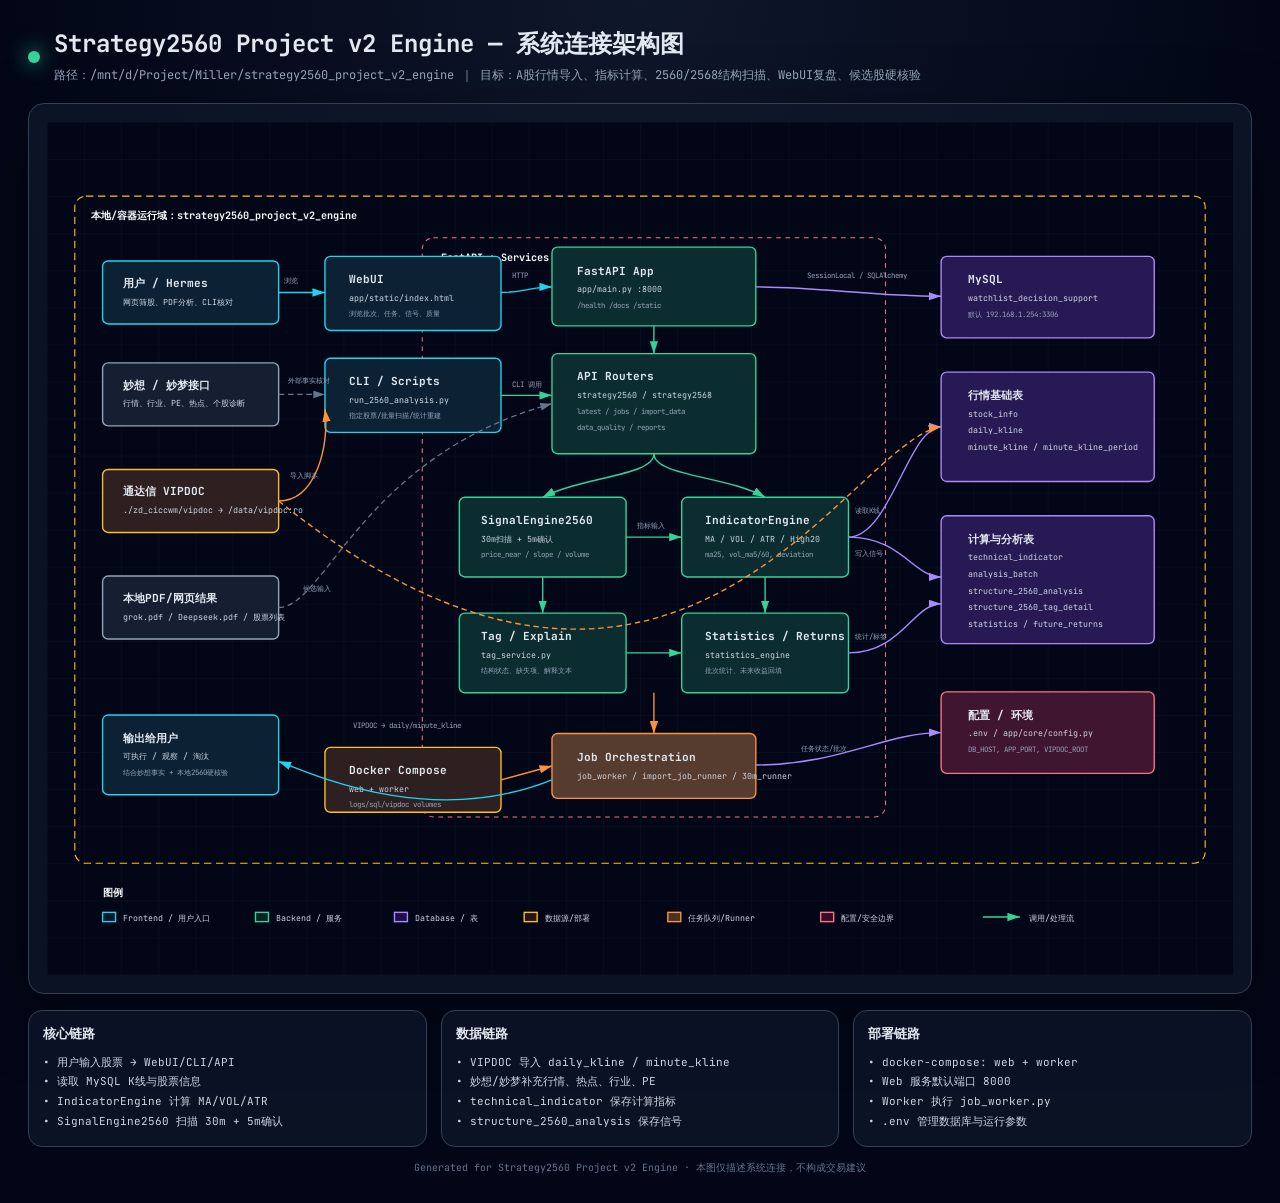
<file: system-connection-architecture.html>
<!doctype html>
<html lang="zh-CN">
<head>
<meta charset="utf-8" />
<meta name="viewport" content="width=device-width, initial-scale=1" />
<title>Strategy2560 系统连接架构图</title>
<style>
  @import url('https://fonts.googleapis.com/css2?family=JetBrains+Mono:wght@400;500;700&display=swap');
  :root{--bg:#020617;--panel:#0f172a;--text:#e2e8f0;--muted:#94a3b8;--grid:#1e293b;--cyan:#22d3ee;--emerald:#34d399;--violet:#a78bfa;--amber:#fbbf24;--rose:#fb7185;--orange:#fb923c;--slate:#94a3b8;}
  *{box-sizing:border-box} body{margin:0;background:radial-gradient(circle at top,#0f172a 0,#020617 48%);color:var(--text);font-family:'JetBrains Mono',monospace;padding:28px;}
  .wrap{max-width:1320px;margin:0 auto}.header{display:flex;align-items:center;gap:14px;margin-bottom:18px}.dot{width:12px;height:12px;border-radius:50%;background:var(--emerald);box-shadow:0 0 20px var(--emerald);animation:pulse 1.6s infinite}.title{font-size:24px;font-weight:700}.sub{color:var(--muted);font-size:12px;margin-top:6px;line-height:1.6}.card{background:rgba(15,23,42,.76);border:1px solid #334155;border-radius:16px;padding:18px;box-shadow:0 20px 70px rgba(0,0,0,.35)}
  svg{width:100%;height:auto;display:block}.label{font-size:12px;font-weight:700;fill:#e2e8f0}.sublabel{font-size:9px;fill:#cbd5e1}.tiny{font-size:8px;fill:#94a3b8}.section{font-size:11px;font-weight:700;fill:#f8fafc}.legend{font-size:9px;fill:#cbd5e1}.cards{display:grid;grid-template-columns:repeat(3,1fr);gap:14px;margin-top:16px}.info{background:rgba(15,23,42,.72);border:1px solid #334155;border-radius:14px;padding:14px}.info h3{font-size:13px;margin:0 0 10px}.info ul{margin:0;padding-left:0;list-style:none;color:#cbd5e1;font-size:11px;line-height:1.8}.footer{color:#64748b;font-size:10px;margin-top:14px;text-align:center}@keyframes pulse{0%,100%{opacity:.55;transform:scale(.9)}50%{opacity:1;transform:scale(1.15)}}
</style>
</head>
<body>
<div class="wrap">
  <div class="header"><div class="dot"></div><div><div class="title">Strategy2560 Project v2 Engine — 系统连接架构图</div><div class="sub">路径：/mnt/d/Project/Miller/strategy2560_project_v2_engine ｜ 目标：A股行情导入、指标计算、2560/2568结构扫描、WebUI复盘、候选股硬核验</div></div></div>
  <div class="card">
<svg viewBox="0 0 1280 920" xmlns="http://www.w3.org/2000/svg">
  <defs>
    <pattern id="grid" width="40" height="40" patternUnits="userSpaceOnUse"><path d="M 40 0 L 0 0 0 40" fill="none" stroke="#1e293b" stroke-width="0.5"/></pattern>
    <marker id="arrow" markerWidth="10" markerHeight="10" refX="9" refY="3" orient="auto" markerUnits="strokeWidth"><path d="M0,0 L0,6 L9,3 z" fill="#64748b"/></marker>
    <marker id="arrowCyan" markerWidth="10" markerHeight="10" refX="9" refY="3" orient="auto" markerUnits="strokeWidth"><path d="M0,0 L0,6 L9,3 z" fill="#22d3ee"/></marker>
    <marker id="arrowEmerald" markerWidth="10" markerHeight="10" refX="9" refY="3" orient="auto" markerUnits="strokeWidth"><path d="M0,0 L0,6 L9,3 z" fill="#34d399"/></marker>
    <marker id="arrowViolet" markerWidth="10" markerHeight="10" refX="9" refY="3" orient="auto" markerUnits="strokeWidth"><path d="M0,0 L0,6 L9,3 z" fill="#a78bfa"/></marker>
    <marker id="arrowOrange" markerWidth="10" markerHeight="10" refX="9" refY="3" orient="auto" markerUnits="strokeWidth"><path d="M0,0 L0,6 L9,3 z" fill="#fb923c"/></marker>
    <style>
      .boxbg{fill:#0f172a}.front{fill:rgba(8,51,68,.4);stroke:#22d3ee;stroke-width:1.5}.back{fill:rgba(6,78,59,.4);stroke:#34d399;stroke-width:1.5}.db{fill:rgba(76,29,149,.4);stroke:#a78bfa;stroke-width:1.5}.cloud{fill:rgba(120,53,15,.3);stroke:#fbbf24;stroke-width:1.5}.sec{fill:rgba(136,19,55,.4);stroke:#fb7185;stroke-width:1.5}.bus{fill:rgba(251,146,60,.3);stroke:#fb923c;stroke-width:1.5}.ext{fill:rgba(30,41,59,.5);stroke:#94a3b8;stroke-width:1.5}.line{fill:none;stroke:#64748b;stroke-width:1.4;marker-end:url(#arrow)}.cyanLine{fill:none;stroke:#22d3ee;stroke-width:1.5;marker-end:url(#arrowCyan)}.emeraldLine{fill:none;stroke:#34d399;stroke-width:1.5;marker-end:url(#arrowEmerald)}.violetLine{fill:none;stroke:#a78bfa;stroke-width:1.5;marker-end:url(#arrowViolet)}.orangeLine{fill:none;stroke:#fb923c;stroke-width:1.5;marker-end:url(#arrowOrange)}.dash{stroke-dasharray:6 4}.boundary{fill:none;stroke:#fbbf24;stroke-width:1.2;stroke-dasharray:8 5;rx:12}.boundary2{fill:none;stroke:#fb7185;stroke-width:1.1;stroke-dasharray:5 5;rx:12}
    </style>
  </defs>
  <rect width="1280" height="920" fill="#020617"/><rect width="1280" height="920" fill="url(#grid)" opacity=".8"/>

  <!-- boundaries -->
  <rect x="30" y="80" width="1220" height="720" class="boundary"/>
  <text x="48" y="105" class="section">本地/容器运行域：strategy2560_project_v2_engine</text>
  <rect x="405" y="125" width="500" height="625" class="boundary2"/>
  <text x="425" y="150" class="section">FastAPI + Services 业务域</text>

  <!-- external / user -->
  <rect x="60" y="150" width="190" height="68" rx="6" class="boxbg"/><rect x="60" y="150" width="190" height="68" rx="6" class="front"/>
  <text x="82" y="178" class="label">用户 / Hermes</text><text x="82" y="197" class="sublabel">网页筛股、PDF分析、CLI核对</text>

  <rect x="60" y="260" width="190" height="68" rx="6" class="boxbg"/><rect x="60" y="260" width="190" height="68" rx="6" class="ext"/>
  <text x="82" y="288" class="label">妙想 / 妙梦接口</text><text x="82" y="307" class="sublabel">行情、行业、PE、热点、个股诊断</text>

  <rect x="60" y="375" width="190" height="68" rx="6" class="boxbg"/><rect x="60" y="375" width="190" height="68" rx="6" class="cloud"/>
  <text x="82" y="403" class="label">通达信 VIPDOC</text><text x="82" y="422" class="sublabel">./zd_ciccwm/vipdoc → /data/vipdoc:ro</text>

  <rect x="60" y="490" width="190" height="68" rx="6" class="boxbg"/><rect x="60" y="490" width="190" height="68" rx="6" class="ext"/>
  <text x="82" y="518" class="label">本地PDF/网页结果</text><text x="82" y="537" class="sublabel">grok.pdf / Deepseek.pdf / 股票列表</text>

  <!-- web frontend -->
  <rect x="300" y="145" width="190" height="80" rx="6" class="boxbg"/><rect x="300" y="145" width="190" height="80" rx="6" class="front"/>
  <text x="326" y="174" class="label">WebUI</text><text x="326" y="193" class="sublabel">app/static/index.html</text><text x="326" y="209" class="tiny">浏览批次、任务、信号、质量</text>

  <rect x="300" y="255" width="190" height="80" rx="6" class="boxbg"/><rect x="300" y="255" width="190" height="80" rx="6" class="front"/>
  <text x="326" y="284" class="label">CLI / Scripts</text><text x="326" y="303" class="sublabel">run_2560_analysis.py</text><text x="326" y="319" class="tiny">指定股票/批量扫描/统计重建</text>

  <!-- api -->
  <rect x="545" y="135" width="220" height="85" rx="6" class="boxbg"/><rect x="545" y="135" width="220" height="85" rx="6" class="back"/>
  <text x="572" y="165" class="label">FastAPI App</text><text x="572" y="184" class="sublabel">app/main.py :8000</text><text x="572" y="201" class="tiny">/health /docs /static</text>

  <rect x="545" y="250" width="220" height="108" rx="6" class="boxbg"/><rect x="545" y="250" width="220" height="108" rx="6" class="back"/>
  <text x="572" y="279" class="label">API Routers</text><text x="572" y="298" class="sublabel">strategy2560 / strategy2568</text><text x="572" y="315" class="tiny">latest / jobs / import_data</text><text x="572" y="332" class="tiny">data_quality / reports</text>

  <!-- services -->
  <rect x="445" y="405" width="180" height="86" rx="6" class="boxbg"/><rect x="445" y="405" width="180" height="86" rx="6" class="back"/>
  <text x="468" y="434" class="label">SignalEngine2560</text><text x="468" y="453" class="sublabel">30m扫描 + 5m确认</text><text x="468" y="470" class="tiny">price_near / slope / volume</text>

  <rect x="685" y="405" width="180" height="86" rx="6" class="boxbg"/><rect x="685" y="405" width="180" height="86" rx="6" class="back"/>
  <text x="710" y="434" class="label">IndicatorEngine</text><text x="710" y="453" class="sublabel">MA / VOL / ATR / High20</text><text x="710" y="470" class="tiny">ma25, vol_ma5/60, deviation</text>

  <rect x="445" y="530" width="180" height="86" rx="6" class="boxbg"/><rect x="445" y="530" width="180" height="86" rx="6" class="back"/>
  <text x="468" y="559" class="label">Tag / Explain</text><text x="468" y="578" class="sublabel">tag_service.py</text><text x="468" y="595" class="tiny">结构状态、缺失项、解释文本</text>

  <rect x="685" y="530" width="180" height="86" rx="6" class="boxbg"/><rect x="685" y="530" width="180" height="86" rx="6" class="back"/>
  <text x="710" y="559" class="label">Statistics / Returns</text><text x="710" y="578" class="sublabel">statistics_engine</text><text x="710" y="595" class="tiny">批次统计、未来收益回填</text>

  <rect x="545" y="660" width="220" height="70" rx="6" class="boxbg"/><rect x="545" y="660" width="220" height="70" rx="6" class="bus"/>
  <text x="572" y="690" class="label">Job Orchestration</text><text x="572" y="709" class="sublabel">job_worker / import_job_runner / 30m_runner</text>

  <!-- database -->
  <rect x="965" y="145" width="230" height="88" rx="6" class="boxbg"/><rect x="965" y="145" width="230" height="88" rx="6" class="db"/>
  <text x="994" y="174" class="label">MySQL</text><text x="994" y="193" class="sublabel">watchlist_decision_support</text><text x="994" y="210" class="tiny">默认 192.168.1.254:3306</text>

  <rect x="965" y="270" width="230" height="118" rx="6" class="boxbg"/><rect x="965" y="270" width="230" height="118" rx="6" class="db"/>
  <text x="994" y="299" class="label">行情基础表</text><text x="994" y="318" class="sublabel">stock_info</text><text x="994" y="336" class="sublabel">daily_kline</text><text x="994" y="354" class="sublabel">minute_kline / minute_kline_period</text>

  <rect x="965" y="425" width="230" height="138" rx="6" class="boxbg"/><rect x="965" y="425" width="230" height="138" rx="6" class="db"/>
  <text x="994" y="454" class="label">计算与分析表</text><text x="994" y="473" class="sublabel">technical_indicator</text><text x="994" y="491" class="sublabel">analysis_batch</text><text x="994" y="509" class="sublabel">structure_2560_analysis</text><text x="994" y="527" class="sublabel">structure_2560_tag_detail</text><text x="994" y="545" class="sublabel">statistics / future_returns</text>

  <rect x="965" y="615" width="230" height="88" rx="6" class="boxbg"/><rect x="965" y="615" width="230" height="88" rx="6" class="sec"/>
  <text x="994" y="644" class="label">配置 / 环境</text><text x="994" y="663" class="sublabel">.env / app/core/config.py</text><text x="994" y="680" class="tiny">DB_HOST, APP_PORT, VIPDOC_ROOT</text>

  <!-- connections -->
  <path d="M250 184 C270 184 278 184 300 184" class="cyanLine"/><text x="256" y="174" class="tiny">浏览</text>
  <path d="M490 184 C515 184 522 178 545 178" class="cyanLine"/><text x="502" y="168" class="tiny">HTTP</text>
  <path d="M490 295 C515 295 522 295 545 295" class="emeraldLine"/><text x="502" y="286" class="tiny">CLI 调用</text>
  <path d="M655 220 L655 250" class="emeraldLine"/>
  <path d="M655 358 C655 382 580 382 535 405" class="emeraldLine"/>
  <path d="M655 358 C655 382 735 382 775 405" class="emeraldLine"/>
  <path d="M625 448 L685 448" class="emeraldLine"/><text x="637" y="438" class="tiny">指标输入</text>
  <path d="M535 491 L535 530" class="emeraldLine"/>
  <path d="M775 491 L775 530" class="emeraldLine"/>
  <path d="M625 573 L685 573" class="emeraldLine"/>
  <path d="M655 616 L655 660" class="orangeLine"/>
  <path d="M250 409 C290 409 305 350 300 310" class="orangeLine"/><text x="262" y="384" class="tiny">导入脚本</text>
  <path d="M250 294 C270 294 278 294 300 294" class="line dash"/><text x="260" y="282" class="tiny">外部事实核对</text>
  <path d="M250 524 C300 524 340 360 545 304" class="line dash"/><text x="276" y="506" class="tiny">候选输入</text>

  <!-- db flows -->
  <path d="M765 178 C835 178 890 188 965 188" class="violetLine"/><text x="820" y="168" class="tiny">SessionLocal / SQLAlchemy</text>
  <path d="M865 448 C910 448 930 329 965 329" class="violetLine"/><text x="872" y="422" class="tiny">读取K线</text>
  <path d="M865 448 C922 448 935 491 965 491" class="violetLine"/><text x="872" y="468" class="tiny">写入信号</text>
  <path d="M865 573 C922 573 935 520 965 520" class="violetLine"/><text x="872" y="558" class="tiny">统计/标签</text>
  <path d="M765 694 C855 694 905 659 965 659" class="violetLine"/><text x="814" y="679" class="tiny">任务状态/批次</text>
  <path d="M250 409 C680 755 865 345 965 329" class="orangeLine dash"/><text x="330" y="654" class="tiny">VIPDOC → daily/minute_kline</text>

  <!-- deployment note -->
  <rect x="300" y="675" width="190" height="70" rx="6" class="boxbg"/><rect x="300" y="675" width="190" height="70" rx="6" class="cloud"/>
  <text x="326" y="704" class="label">Docker Compose</text><text x="326" y="723" class="sublabel">web + worker</text><text x="326" y="739" class="tiny">logs/sql/vipdoc volumes</text>
  <path d="M490 710 L545 695" class="orangeLine"/>

  <!-- final output -->
  <rect x="60" y="640" width="190" height="86" rx="6" class="boxbg"/><rect x="60" y="640" width="190" height="86" rx="6" class="front"/>
  <text x="82" y="669" class="label">输出给用户</text><text x="82" y="688" class="sublabel">可执行 / 观察 / 淘汰</text><text x="82" y="705" class="tiny">结合妙想事实 + 本地2560硬核验</text>
  <path d="M545 710 C420 760 300 710 250 690" class="cyanLine"/>

  <!-- legend -->
  <g transform="translate(60 835)">
    <text x="0" y="0" class="section">图例</text>
    <rect x="0" y="18" width="14" height="10" class="front"/><text x="22" y="27" class="legend">Frontend / 用户入口</text>
    <rect x="165" y="18" width="14" height="10" class="back"/><text x="187" y="27" class="legend">Backend / 服务</text>
    <rect x="315" y="18" width="14" height="10" class="db"/><text x="337" y="27" class="legend">Database / 表</text>
    <rect x="455" y="18" width="14" height="10" class="cloud"/><text x="477" y="27" class="legend">数据源/部署</text>
    <rect x="610" y="18" width="14" height="10" class="bus"/><text x="632" y="27" class="legend">任务队列/Runner</text>
    <rect x="775" y="18" width="14" height="10" class="sec"/><text x="797" y="27" class="legend">配置/安全边界</text>
    <line x1="950" y1="23" x2="990" y2="23" class="emeraldLine"/><text x="1000" y="27" class="legend">调用/处理流</text>
  </g>
</svg>
  </div>
  <div class="cards">
    <div class="info"><h3>核心链路</h3><ul><li>• 用户输入股票 → WebUI/CLI/API</li><li>• 读取 MySQL K线与股票信息</li><li>• IndicatorEngine 计算 MA/VOL/ATR</li><li>• SignalEngine2560 扫描 30m + 5m确认</li></ul></div>
    <div class="info"><h3>数据链路</h3><ul><li>• VIPDOC 导入 daily_kline / minute_kline</li><li>• 妙想/妙梦补充行情、热点、行业、PE</li><li>• technical_indicator 保存计算指标</li><li>• structure_2560_analysis 保存信号</li></ul></div>
    <div class="info"><h3>部署链路</h3><ul><li>• docker-compose: web + worker</li><li>• Web 服务默认端口 8000</li><li>• Worker 执行 job_worker.py</li><li>• .env 管理数据库与运行参数</li></ul></div>
  </div>
  <div class="footer">Generated for Strategy2560 Project v2 Engine · 本图仅描述系统连接，不构成交易建议</div>
</div>
</body>
</html>
</file>
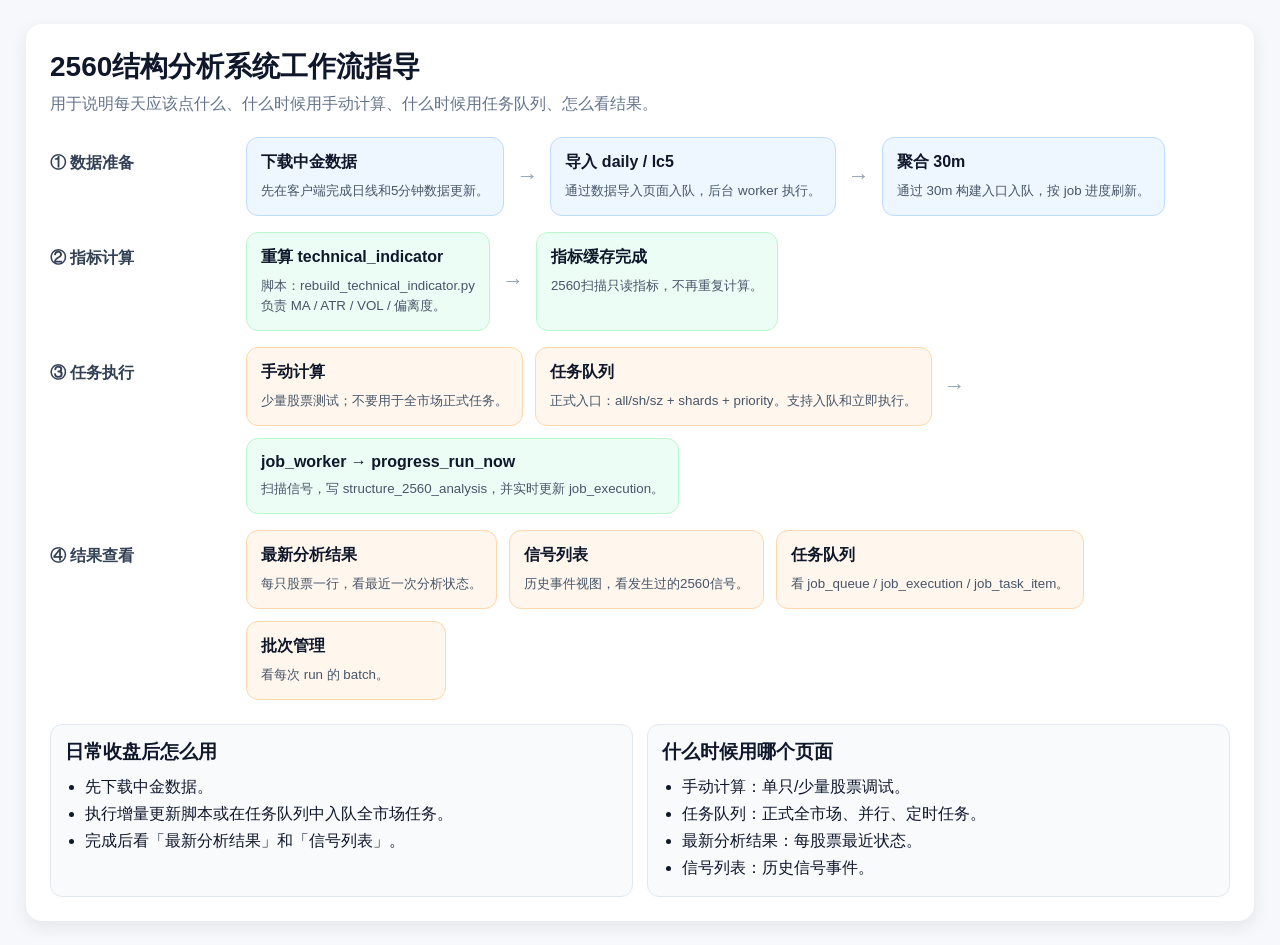
<file: app/static/strategy2560_workflow_guide.html>
<!doctype html>
<html lang="zh-CN">
<head>
<meta charset="utf-8" />
<title>2560工作流指导</title>
<style>
body{font-family:Arial,"Microsoft YaHei",sans-serif;background:#f6f8fb;color:#0f172a;margin:0;padding:24px}
.workflow{max-width:1180px;margin:auto;background:#fff;border-radius:16px;padding:24px;box-shadow:0 6px 18px rgba(15,23,42,.08)}
h1{margin:0 0 8px;font-size:28px}.sub{color:#64748b;margin-bottom:22px}.lane{display:grid;grid-template-columns:180px 1fr;gap:16px;margin:16px 0}.lane-title{font-weight:700;color:#334155;padding-top:16px}.steps{display:flex;gap:12px;flex-wrap:wrap}.step{min-width:170px;background:#eef6ff;border:1px solid #bfdbfe;border-radius:12px;padding:14px;position:relative}.step strong{display:block;margin-bottom:8px}.step small{color:#475569;line-height:1.5}.step.prod{background:#ecfdf5;border-color:#bbf7d0}.step.ui{background:#fff7ed;border-color:#fed7aa}.step.warn{background:#fff1f2;border-color:#fecdd3}.arrow{align-self:center;font-size:22px;color:#94a3b8}.legend{margin-top:24px;display:grid;grid-template-columns:repeat(2,minmax(0,1fr));gap:14px}.card{border:1px solid #e2e8f0;border-radius:12px;padding:14px;background:#f8fafc}.card h3{margin:0 0 8px}.card ul{margin:8px 0 0;padding-left:20px;line-height:1.7}
</style>
</head>
<body>
<div class="workflow">
<h1>2560结构分析系统工作流指导</h1>
<div class="sub">用于说明每天应该点什么、什么时候用手动计算、什么时候用任务队列、怎么看结果。</div>
<div class="lane"><div class="lane-title">① 数据准备</div><div class="steps"><div class="step"><strong>下载中金数据</strong><small>先在客户端完成日线和5分钟数据更新。</small></div><div class="arrow">→</div><div class="step"><strong>导入 daily / lc5</strong><small>通过数据导入页面入队，后台 worker 执行。</small></div><div class="arrow">→</div><div class="step"><strong>聚合 30m</strong><small>通过 30m 构建入口入队，按 job 进度刷新。</small></div></div></div>
<div class="lane"><div class="lane-title">② 指标计算</div><div class="steps"><div class="step prod"><strong>重算 technical_indicator</strong><small>脚本：rebuild_technical_indicator.py<br>负责 MA / ATR / VOL / 偏离度。</small></div><div class="arrow">→</div><div class="step prod"><strong>指标缓存完成</strong><small>2560扫描只读指标，不再重复计算。</small></div></div></div>
<div class="lane"><div class="lane-title">③ 任务执行</div><div class="steps"><div class="step ui"><strong>手动计算</strong><small>少量股票测试；不要用于全市场正式任务。</small></div><div class="step ui"><strong>任务队列</strong><small>正式入口：all/sh/sz + shards + priority。支持入队和立即执行。</small></div><div class="arrow">→</div><div class="step prod"><strong>job_worker → progress_run_now</strong><small>扫描信号，写 structure_2560_analysis，并实时更新 job_execution。</small></div></div></div>
<div class="lane"><div class="lane-title">④ 结果查看</div><div class="steps"><div class="step ui"><strong>最新分析结果</strong><small>每只股票一行，看最近一次分析状态。</small></div><div class="step ui"><strong>信号列表</strong><small>历史事件视图，看发生过的2560信号。</small></div><div class="step ui"><strong>任务队列</strong><small>看 job_queue / job_execution / job_task_item。</small></div><div class="step ui"><strong>批次管理</strong><small>看每次 run 的 batch。</small></div></div></div>
<div class="legend"><div class="card"><h3>日常收盘后怎么用</h3><ul><li>先下载中金数据。</li><li>执行增量更新脚本或在任务队列中入队全市场任务。</li><li>完成后看「最新分析结果」和「信号列表」。</li></ul></div><div class="card"><h3>什么时候用哪个页面</h3><ul><li>手动计算：单只/少量股票调试。</li><li>任务队列：正式全市场、并行、定时任务。</li><li>最新分析结果：每股票最近状态。</li><li>信号列表：历史信号事件。</li></ul></div></div>
</div>
</body>
</html>
</file>
